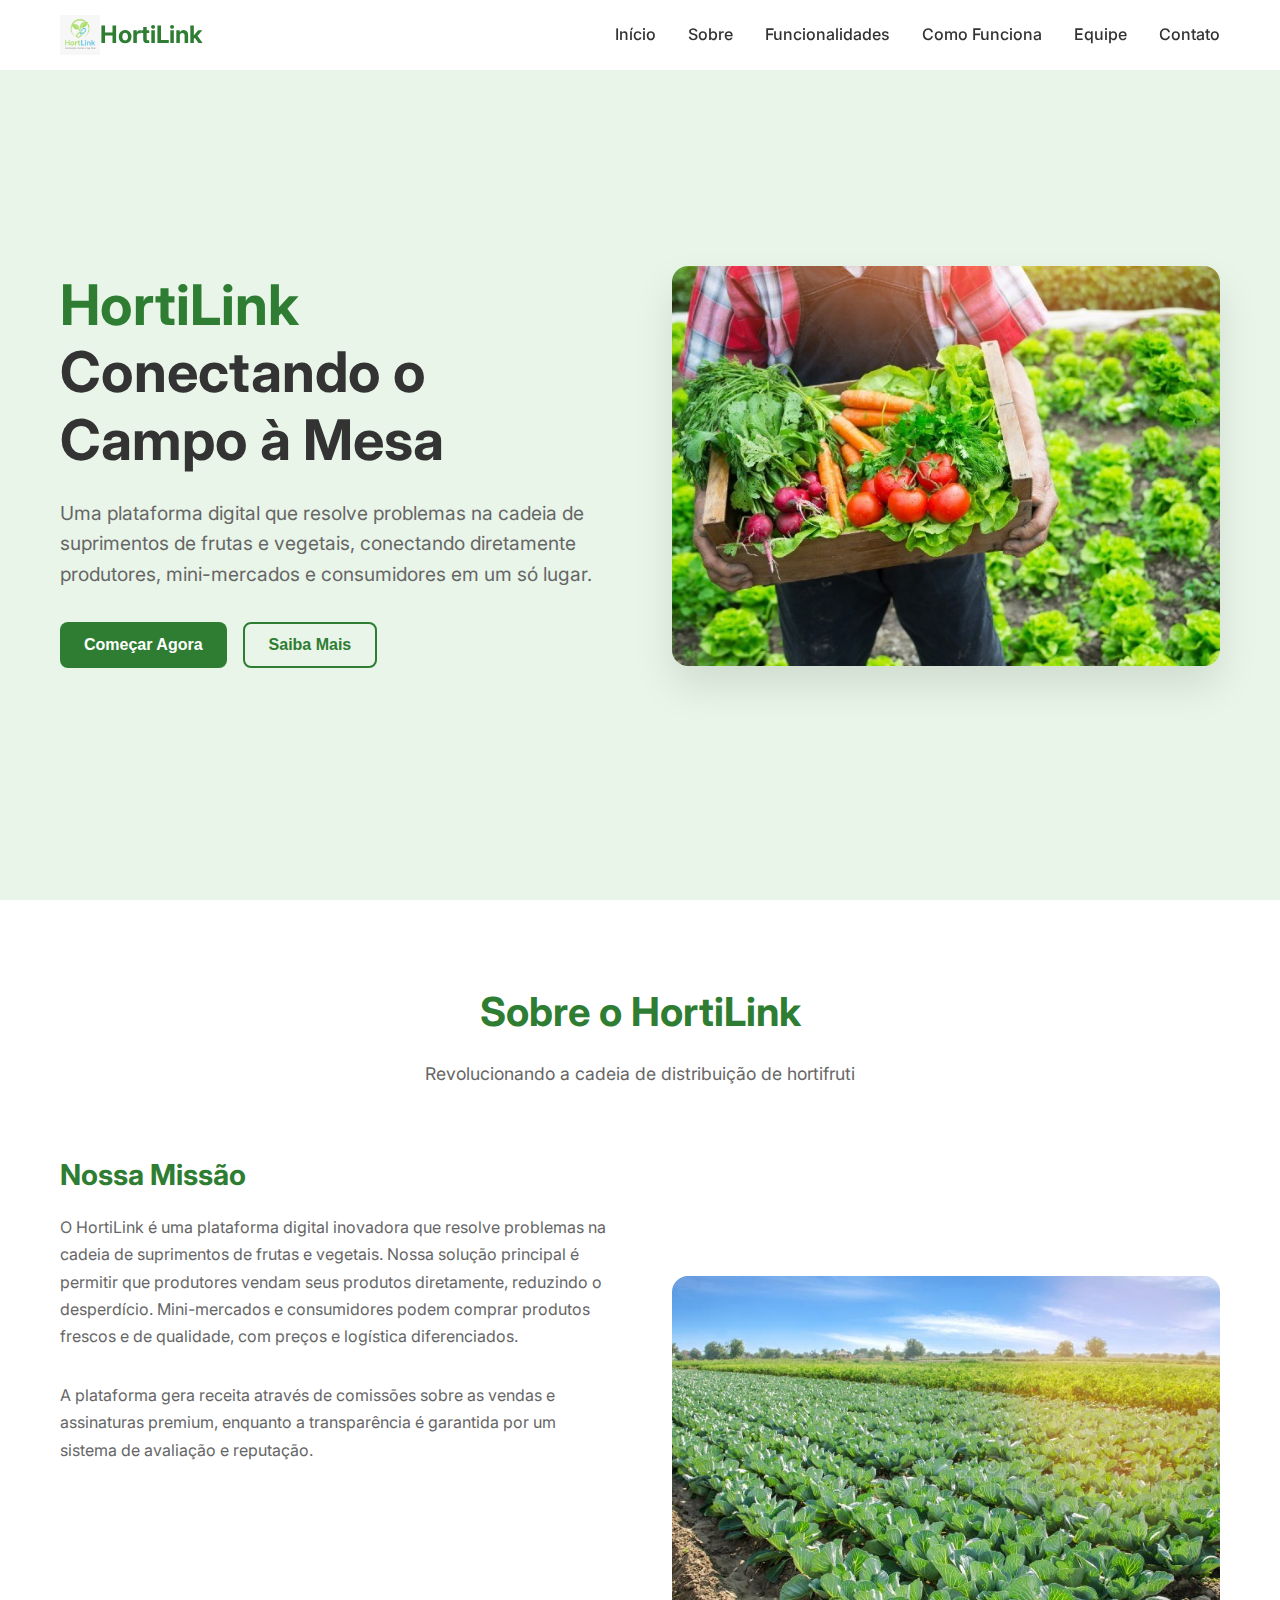
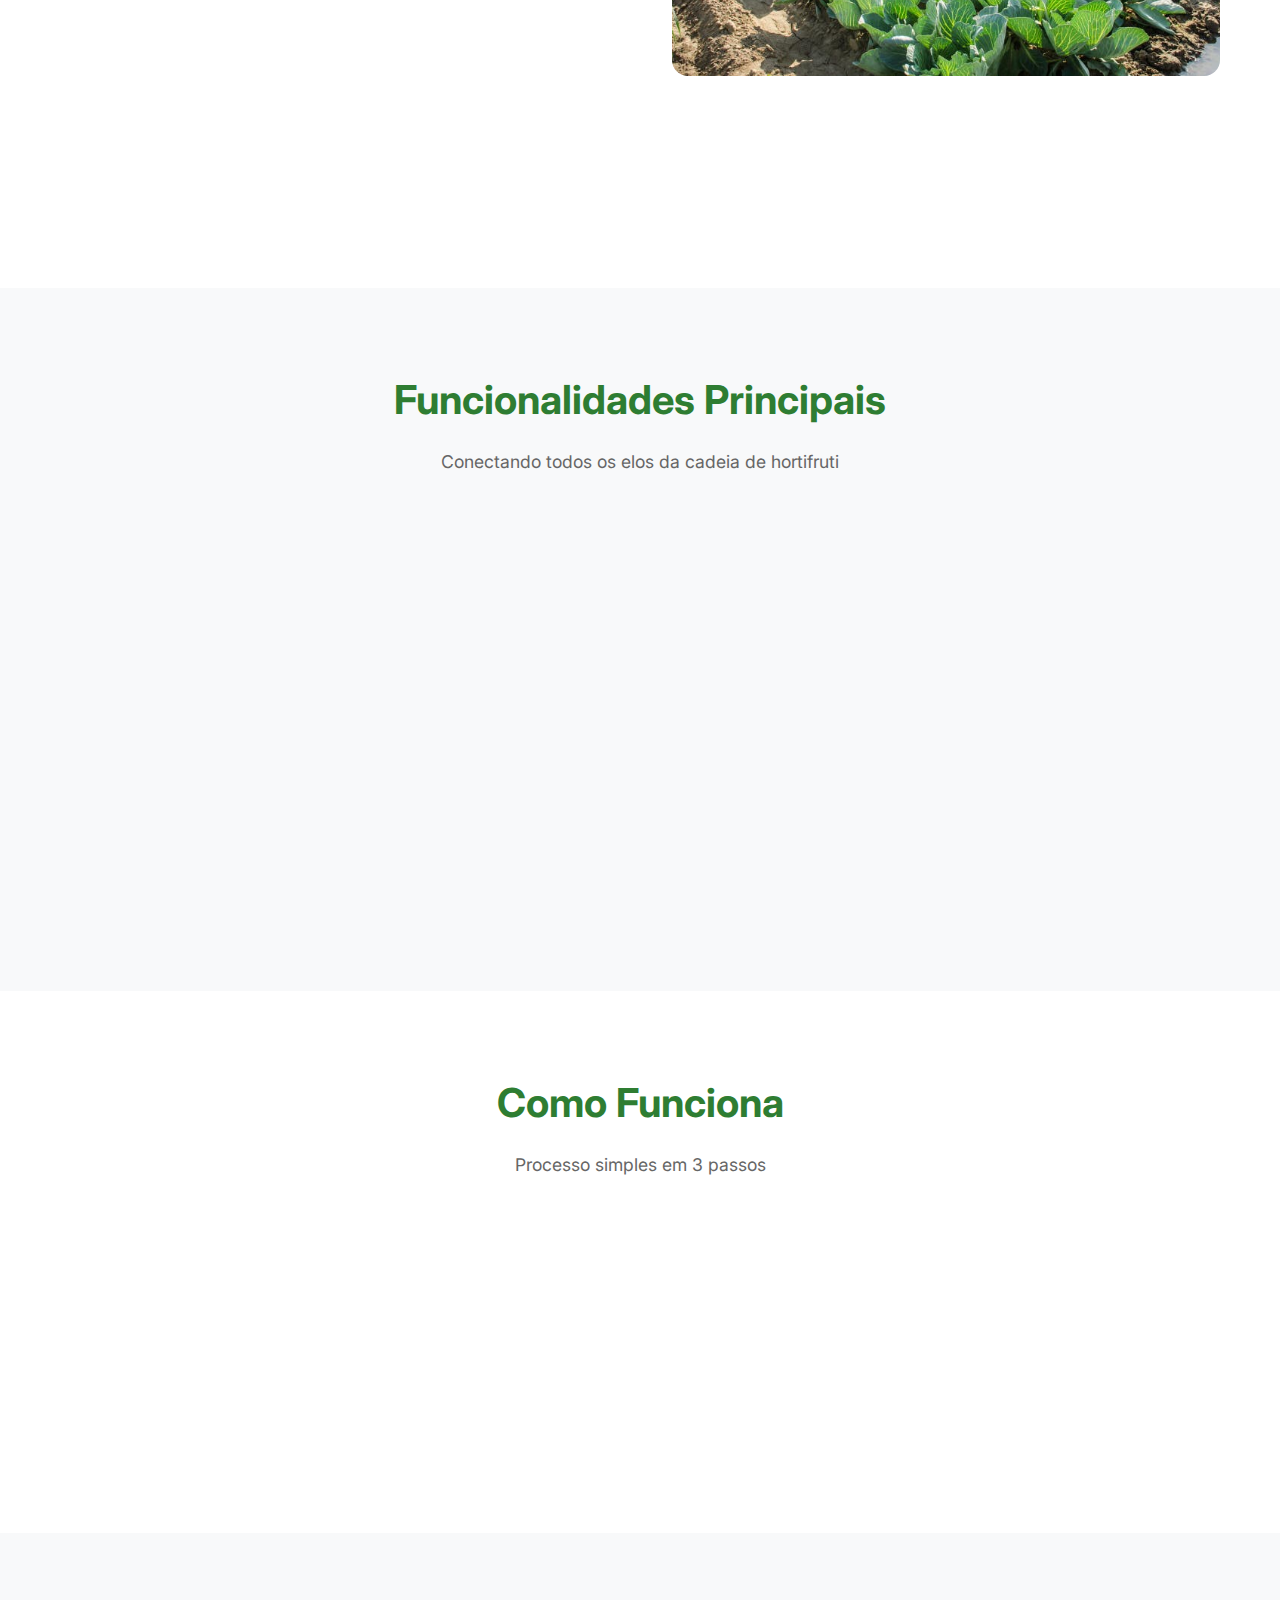
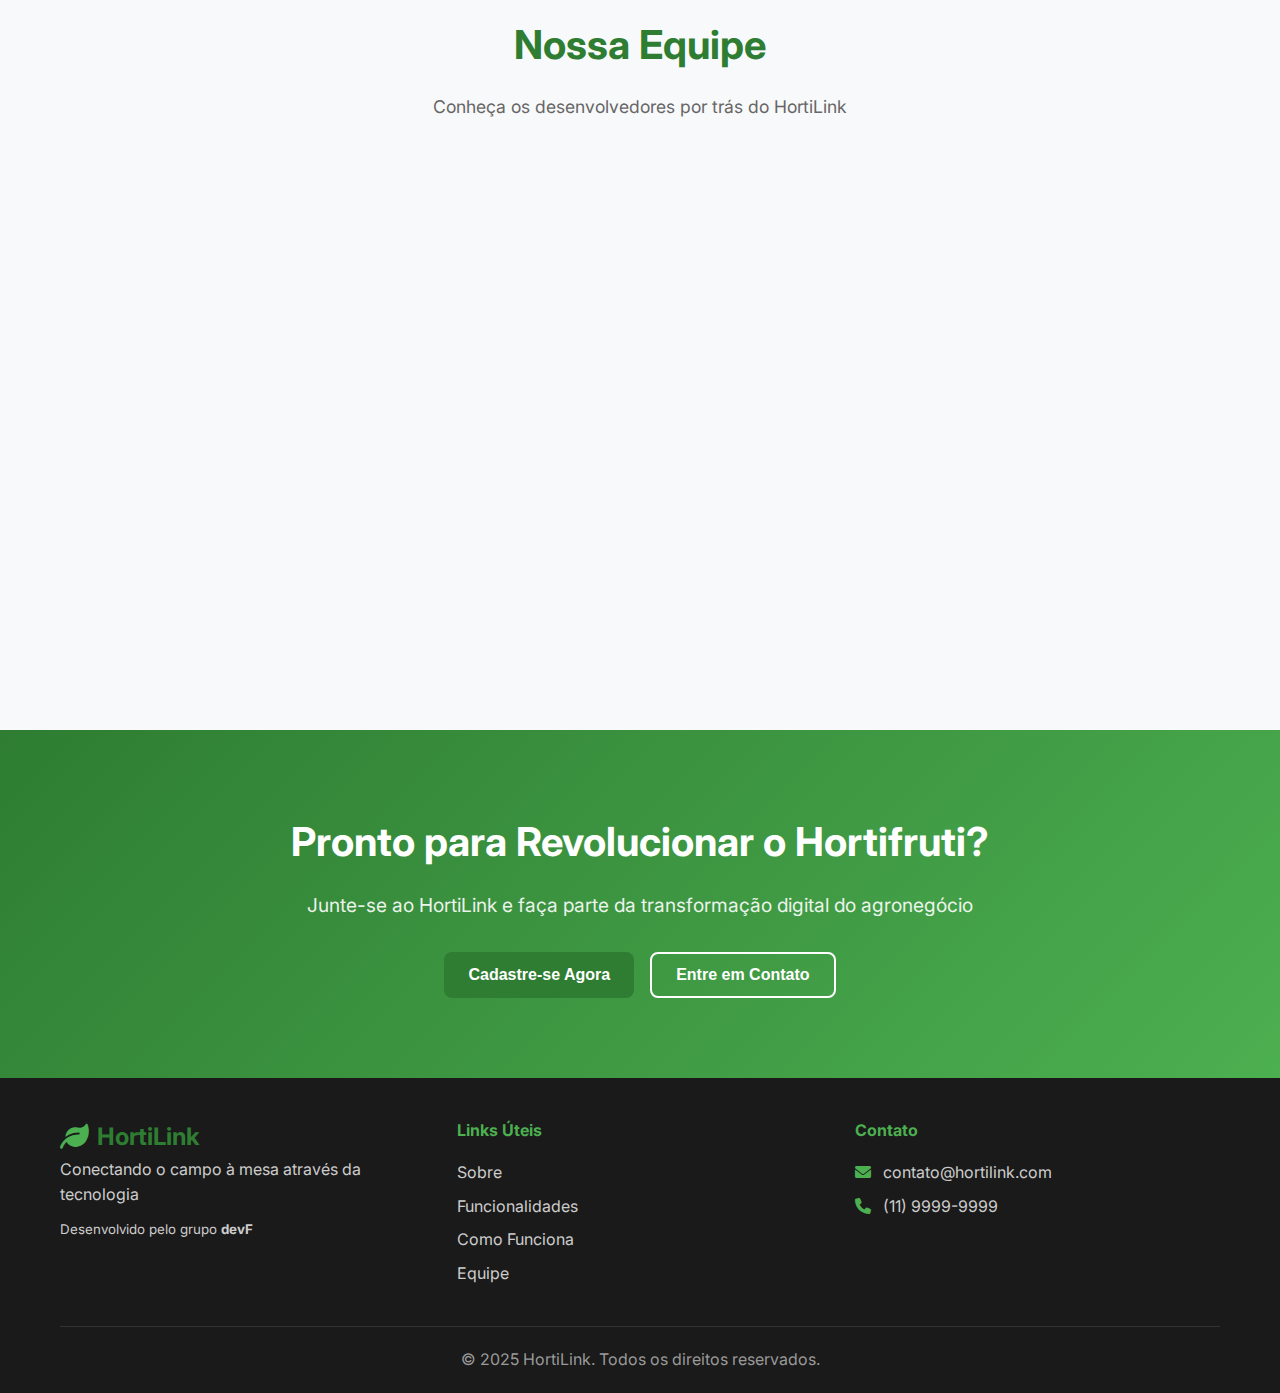
<file: index.html>
<!DOCTYPE html>
<html lang="pt-BR">
<head>
    <meta charset="UTF-8">
    <meta name="viewport" content="width=device-width, initial-scale=1.0">
    <title>HortiLink</title>
    <link rel="stylesheet" href="styles.css">
    <link href="https://fonts.googleapis.com/css2?family=Inter:wght@300;400;500;600;700&display=swap" rel="stylesheet">
    <link rel="stylesheet" href="https://cdnjs.cloudflare.com/ajax/libs/font-awesome/6.0.0/css/all.min.css">
</head>
<body>
    <!-- Header -->
    <header class="header">
        <nav class="nav">
            <div class="nav-container">
                <div class="logo">
                    <img src="images/logo.png" alt="HortiLink Logo">
                    <span>HortiLink</span>
                </div>


                <ul class="nav-menu">
                    <li><a href="#inicio">Início</a></li>
                    <li><a href="#sobre">Sobre</a></li>
                    <li><a href="#funcionalidades">Funcionalidades</a></li>
                    <li><a href="#como-funciona">Como Funciona</a></li>
                    <li><a href="#equipe">Equipe</a></li>
                    <li><a href="#contato">Contato</a></li>
                </ul>
                <button class="nav-toggle">
                    <span></span>
                    <span></span>
                    <span></span>
                </button>
            </div>
        </nav>
    </header>

    <!-- Hero Section -->
    <section id="inicio" class="hero">
        <div class="hero-container">
            <div class="hero-content">
                <h1 class="hero-title">
                    <span class="highlight">HortiLink</span><br>
                    Conectando o Campo à Mesa
                </h1>
                <p class="hero-subtitle">
                    Uma plataforma digital que resolve problemas na cadeia de suprimentos de frutas e vegetais, 
                    conectando diretamente produtores, mini-mercados e consumidores em um só lugar.
                </p>
                <div class="hero-buttons">
                    <button class="btn btn-primary">Começar Agora</button>
                    <button class="btn btn-secondary">Saiba Mais</button>
                </div>
            </div>
            <div class="hero-image">
                <img src="images/hortifruti_colheita.jpg" alt="Hortifruti fresco sendo colhido">
            </div>
        </div>
    </section>

    <!-- Sobre Section -->
    <section id="sobre" class="about">
        <div class="container">
            <div class="section-header">
                <h2>Sobre o HortiLink</h2>
                <p>Revolucionando a cadeia de distribuição de hortifruti</p>
            </div>
            <div class="about-grid">
                <div class="about-content">
                    <h3>Nossa Missão</h3>
                    <p>
                        O HortiLink é uma plataforma digital inovadora que resolve problemas na cadeia de 
                        suprimentos de frutas e vegetais. Nossa solução principal é permitir que produtores 
                        vendam seus produtos diretamente, reduzindo o desperdício. Mini-mercados e consumidores 
                        podem comprar produtos frescos e de qualidade, com preços e logística diferenciados.
                    </p>
                    <p>
                        A plataforma gera receita através de comissões sobre as vendas e assinaturas premium, 
                        enquanto a transparência é garantida por um sistema de avaliação e reputação.
                    </p>
                    <div class="benefits">
                        <div class="benefit-item">
                            <i class="fas fa-seedling"></i>
                            <div>
                                <h4>Para Produtores</h4>
                                <p>Redução de desperdício, venda direta e melhores preços pelos produtos</p>
                            </div>
                        </div>
                        <div class="benefit-item">
                            <i class="fas fa-store"></i>
                            <div>
                                <h4>Para Mini Mercados</h4>
                                <p>Produtos frescos e de qualidade com preços e logística diferenciados</p>
                            </div>
                        </div>
                        <div class="benefit-item">
                            <i class="fas fa-users"></i>
                            <div>
                                <h4>Para Consumidores</h4>
                                <p>Acesso direto a produtos frescos com transparência e sistema de avaliação</p>
                            </div>
                        </div>
                    </div>
                </div>
                <div class="about-image">
                    <img src="images/plantacao_campo.jpg" alt="Campo de vegetais">
                </div>
            </div>
        </div>
    </section>

    <!-- Funcionalidades Section -->
    <section id="funcionalidades" class="features">
        <div class="container">
            <div class="section-header">
                <h2>Funcionalidades Principais</h2>
                <p>Conectando todos os elos da cadeia de hortifruti</p>
            </div>
            <div class="features-grid">
                <div class="feature-card">
                    <div class="feature-icon">
                        <i class="fas fa-handshake"></i>
                    </div>
                    <h3>Conexão Produtor-Mercado</h3>
                    <p>
                        Plataforma que conecta diretamente produtores rurais com mini mercados, 
                        facilitando negociações e garantindo fornecimento regular de produtos frescos.
                    </p>
                </div>
                <div class="feature-card">
                    <div class="feature-icon">
                        <i class="fas fa-network-wired"></i>
                    </div>
                    <h3>Rede de Produtores</h3>
                    <p>
                        Sistema que permite colaboração entre produtores, compartilhamento de recursos 
                        e conhecimentos para otimizar a produção e distribuição.
                    </p>
                </div>
                <div class="feature-card">
                    <div class="feature-icon">
                        <i class="fas fa-shopping-cart"></i>
                    </div>
                    <h3>Venda Direta ao Consumidor</h3>
                    <p>
                        Marketplace que permite aos produtores vender diretamente aos consumidores finais, 
                        reduzindo desperdício e garantindo produtos frescos com sistema de avaliação e reputação.
                    </p>
                </div>
            </div>
        </div>
    </section>

    <!-- Como Funciona Section -->
    <section id="como-funciona" class="how-it-works">
        <div class="container">
            <div class="section-header">
                <h2>Como Funciona</h2>
                <p>Processo simples em 3 passos</p>
            </div>
            <div class="steps">
                <div class="step">
                    <div class="step-number">1</div>
                    <div class="step-content">
                        <h3>Cadastro</h3>
                        <p>Produtores, mercados e consumidores se cadastram na plataforma informando suas necessidades e ofertas.</p>
                    </div>
                </div>
                <div class="step">
                    <div class="step-number">2</div>
                    <div class="step-content">
                        <h3>Conexão</h3>
                        <p>Nossa plataforma conecta automaticamente as partes interessadas com base em localização e produtos.</p>
                    </div>
                </div>
                <div class="step">
                    <div class="step-number">3</div>
                    <div class="step-content">
                        <h3>Negociação</h3>
                        <p>Através da plataforma, as partes negociam preços, quantidades e prazos de entrega diretamente.</p>
                    </div>
                </div>
            </div>
        </div>
    </section>

    <!-- Equipe Section -->
    <section id="equipe" class="team">
        <div class="container">
            <div class="section-header">
                <h2>Nossa Equipe</h2>
                <p>Conheça os desenvolvedores por trás do HortiLink</p>
            </div>
            <div class="team-grid">
                <div class="team-member">
                    <div class="member-photo">
                        <img src="images/EdsonSanchez.jpeg" alt="Edson Veiga">
                    </div>
                    <div class="member-info">
                        <h3>Edson Veiga</h3>
                        <p class="member-role">Analista de Sistemas</p>
                        <p class="member-description">
                            Responsável pela análise de requisitos e modelagem do sistema. 
                            Especialista em processos de negócio e otimização de fluxos.
                        </p>
                        <div class="member-social">
                            <a href="https://www.linkedin.com/in/edson-sanchez/"><i class="fab fa-linkedin"></i></a>
                            <a href="https://github.com/edsss2"><i class="fab fa-github"></i></a>
                        </div>
                    </div>
                </div>
                <div class="team-member">
                    <div class="member-photo">
                        <img src="images/JoãoHenrique.jpeg" alt="João Henrique">
                    </div>
                    <div class="member-info">
                        <h3>João Henrique</h3>
                        <p class="member-role">Desenvolvedor Full Stack</p>
                        <p class="member-description">
                            Responsável pela arquitetura do sistema e desenvolvimento do front-end. 
                            Especialista em tecnologias web modernas e integração de sistemas.
                        </p>
                        <div class="member-social">
                            <a href="https://www.linkedin.com/in/jo%C3%A3o-henrique-178290106/"><i class="fab fa-linkedin"></i></a>
                            <a href="https://github.com/jaohss"><i class="fab fa-github"></i></a>
                        </div>
                    </div>
                </div>
                <div class="team-member">
                    <div class="member-photo">
                        <img src="images/GuilhermeAguiar.jpeg" alt="Guilherme Aguiar">
                    </div>
                    <div class="member-info">
                        <h3>Guilherme Aguiar</h3>
                        <p class="member-role">Designer UX/UI</p>
                        <p class="member-description">
                            Responsável pela experiência do usuário e interface da plataforma. 
                            Focado em criar soluções intuitivas e acessíveis para todos os usuários.
                        </p>
                        <div class="member-social">
                            <a href="https://www.linkedin.com/in/guiac67/"><i class="fab fa-linkedin"></i></a>
                            <a href="#"><i class="fab fa-github"></i></a>
                        </div>
                    </div>
                </div>
                
        </div>
    </section>

    <!-- CTA Section -->
    <section id="contato" class="cta">
        <div class="container">
            <div class="cta-content">
                <h2>Pronto para Revolucionar o Hortifruti?</h2>
                <p>Junte-se ao HortiLink e faça parte da transformação digital do agronegócio</p>
                <div class="cta-buttons">
                    <button class="btn btn-primary">Cadastre-se Agora</button>
                    <button class="btn btn-outline">Entre em Contato</button>
                </div>
            </div>
        </div>
    </section>

    <!-- Footer -->
    <footer class="footer">
        <div class="container">
            <div class="footer-content">
                <div class="footer-section">
                    <div class="logo">
                        <i class="fas fa-leaf"></i>
                        <span>HortiLink</span>
                    </div>
                    <p>Conectando o campo à mesa através da tecnologia</p>
                    <p><small>Desenvolvido pelo grupo <strong>devF</strong></small></p>
                </div>
                <div class="footer-section">
                    <h4>Links Úteis</h4>
                    <ul>
                        <li><a href="#sobre">Sobre</a></li>
                        <li><a href="#funcionalidades">Funcionalidades</a></li>
                        <li><a href="#como-funciona">Como Funciona</a></li>
                        <li><a href="#equipe">Equipe</a></li>
                    </ul>
                </div>
                <div class="footer-section">
                    <h4>Contato</h4>
                    <p><i class="fas fa-envelope"></i> contato@hortilink.com</p>
                    <p><i class="fas fa-phone"></i> (11) 9999-9999</p>
                </div>
            </div>
            <div class="footer-bottom">
                <p>&copy; 2025 HortiLink. Todos os direitos reservados.</p>
            </div>
        </div>
    </footer>

    <script src="script.js"></script>
</body>
</html>
</file>
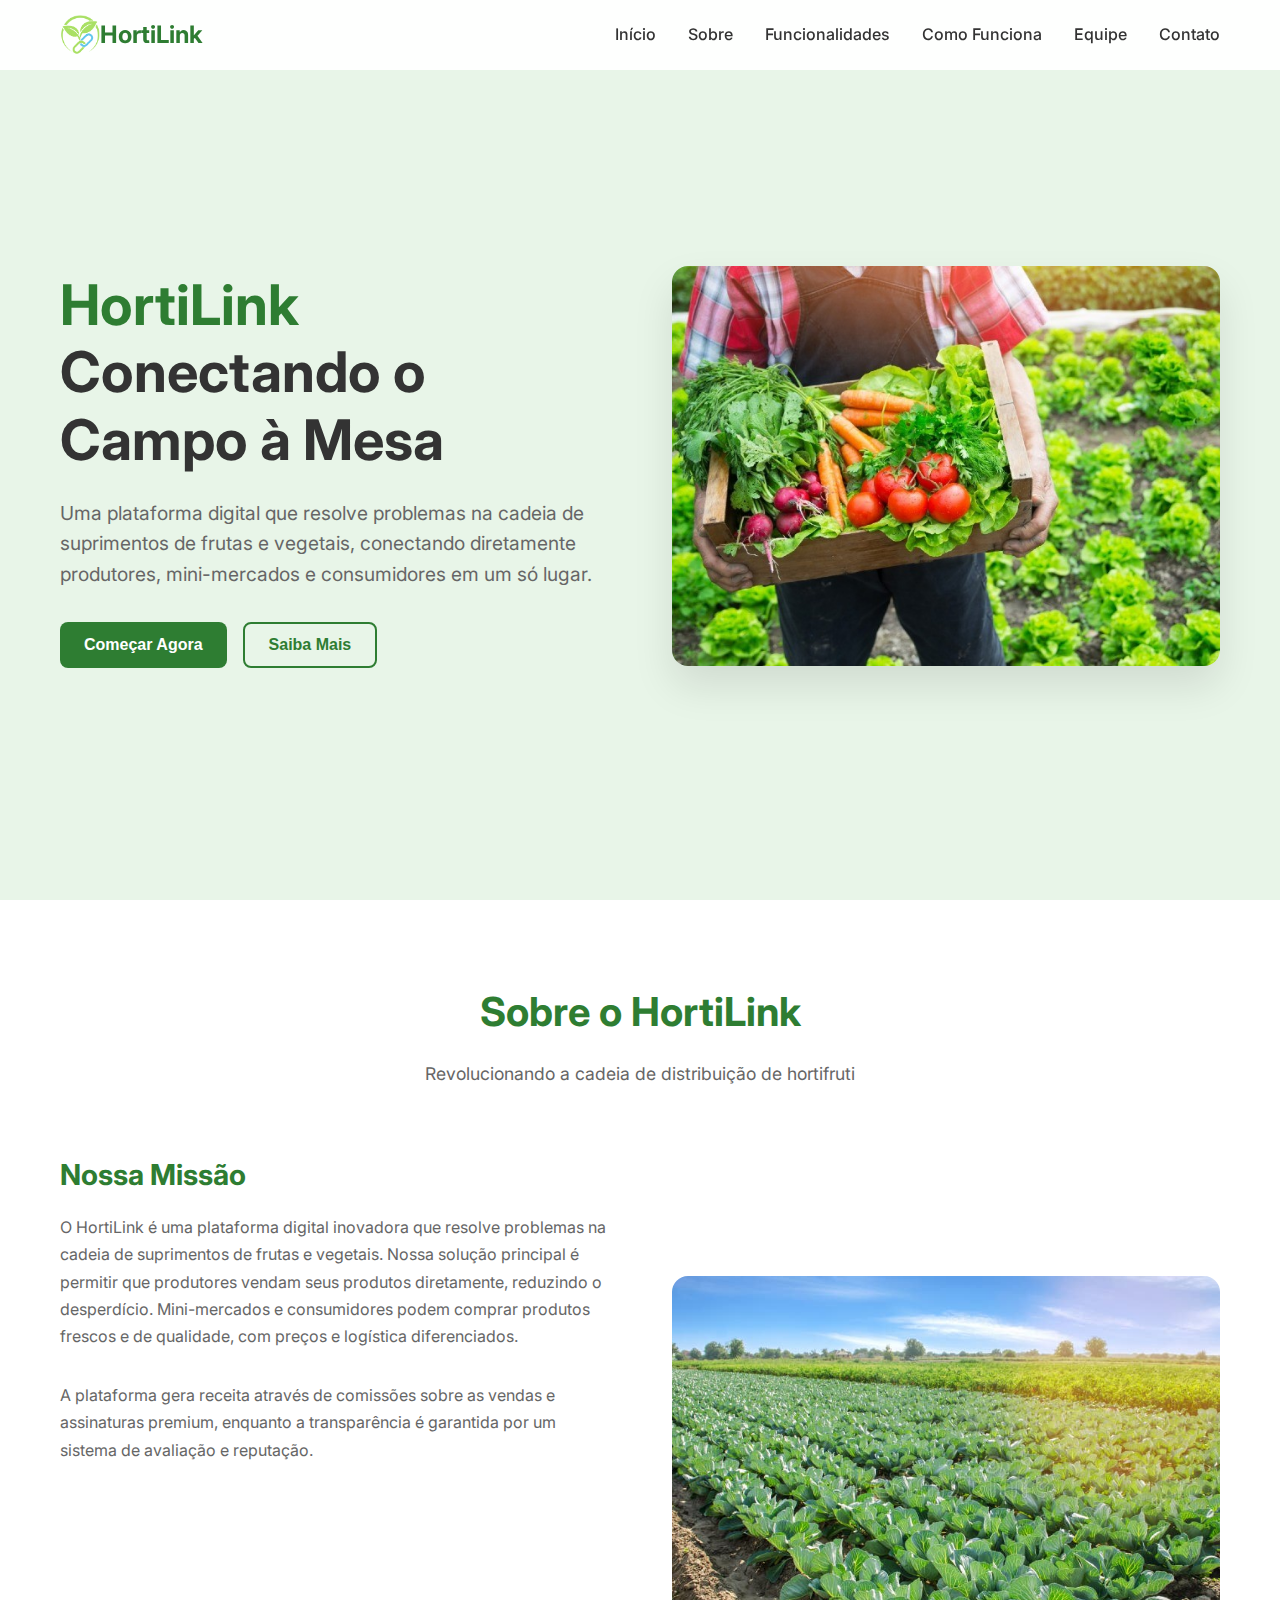
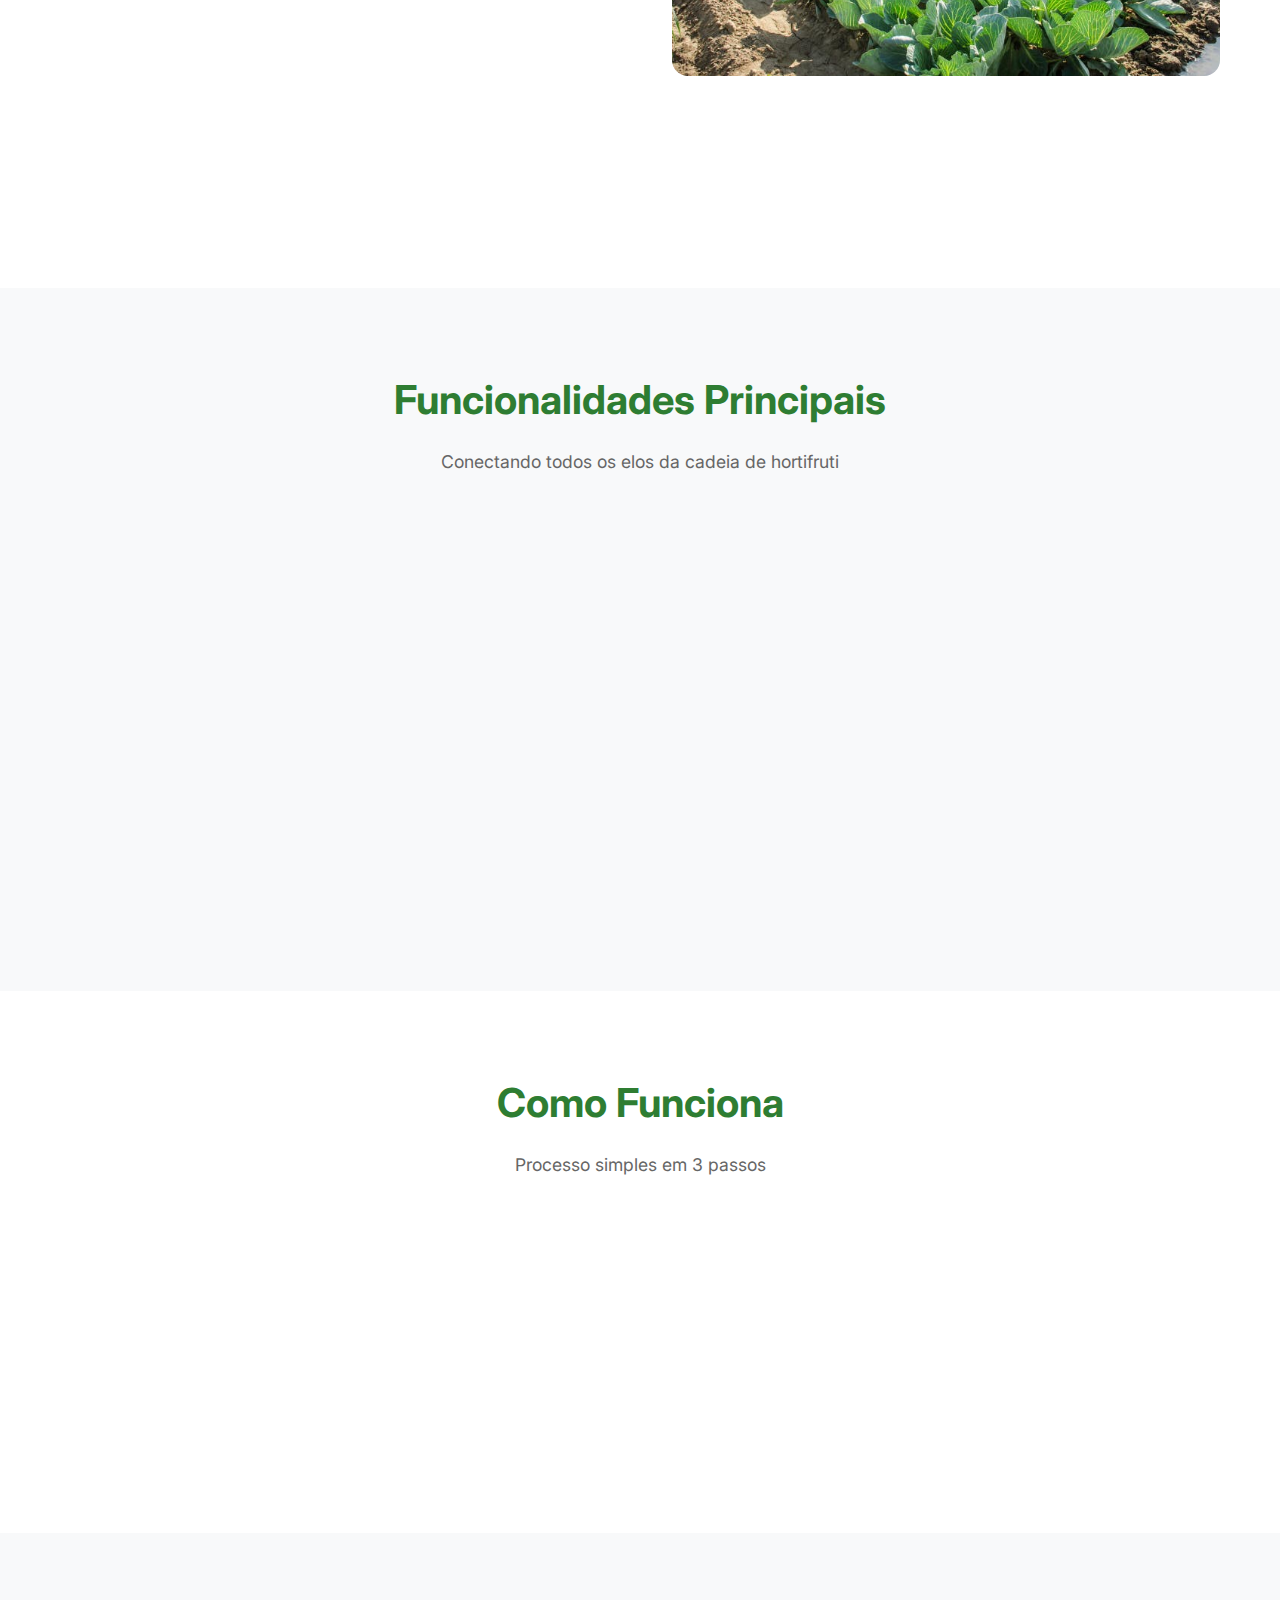
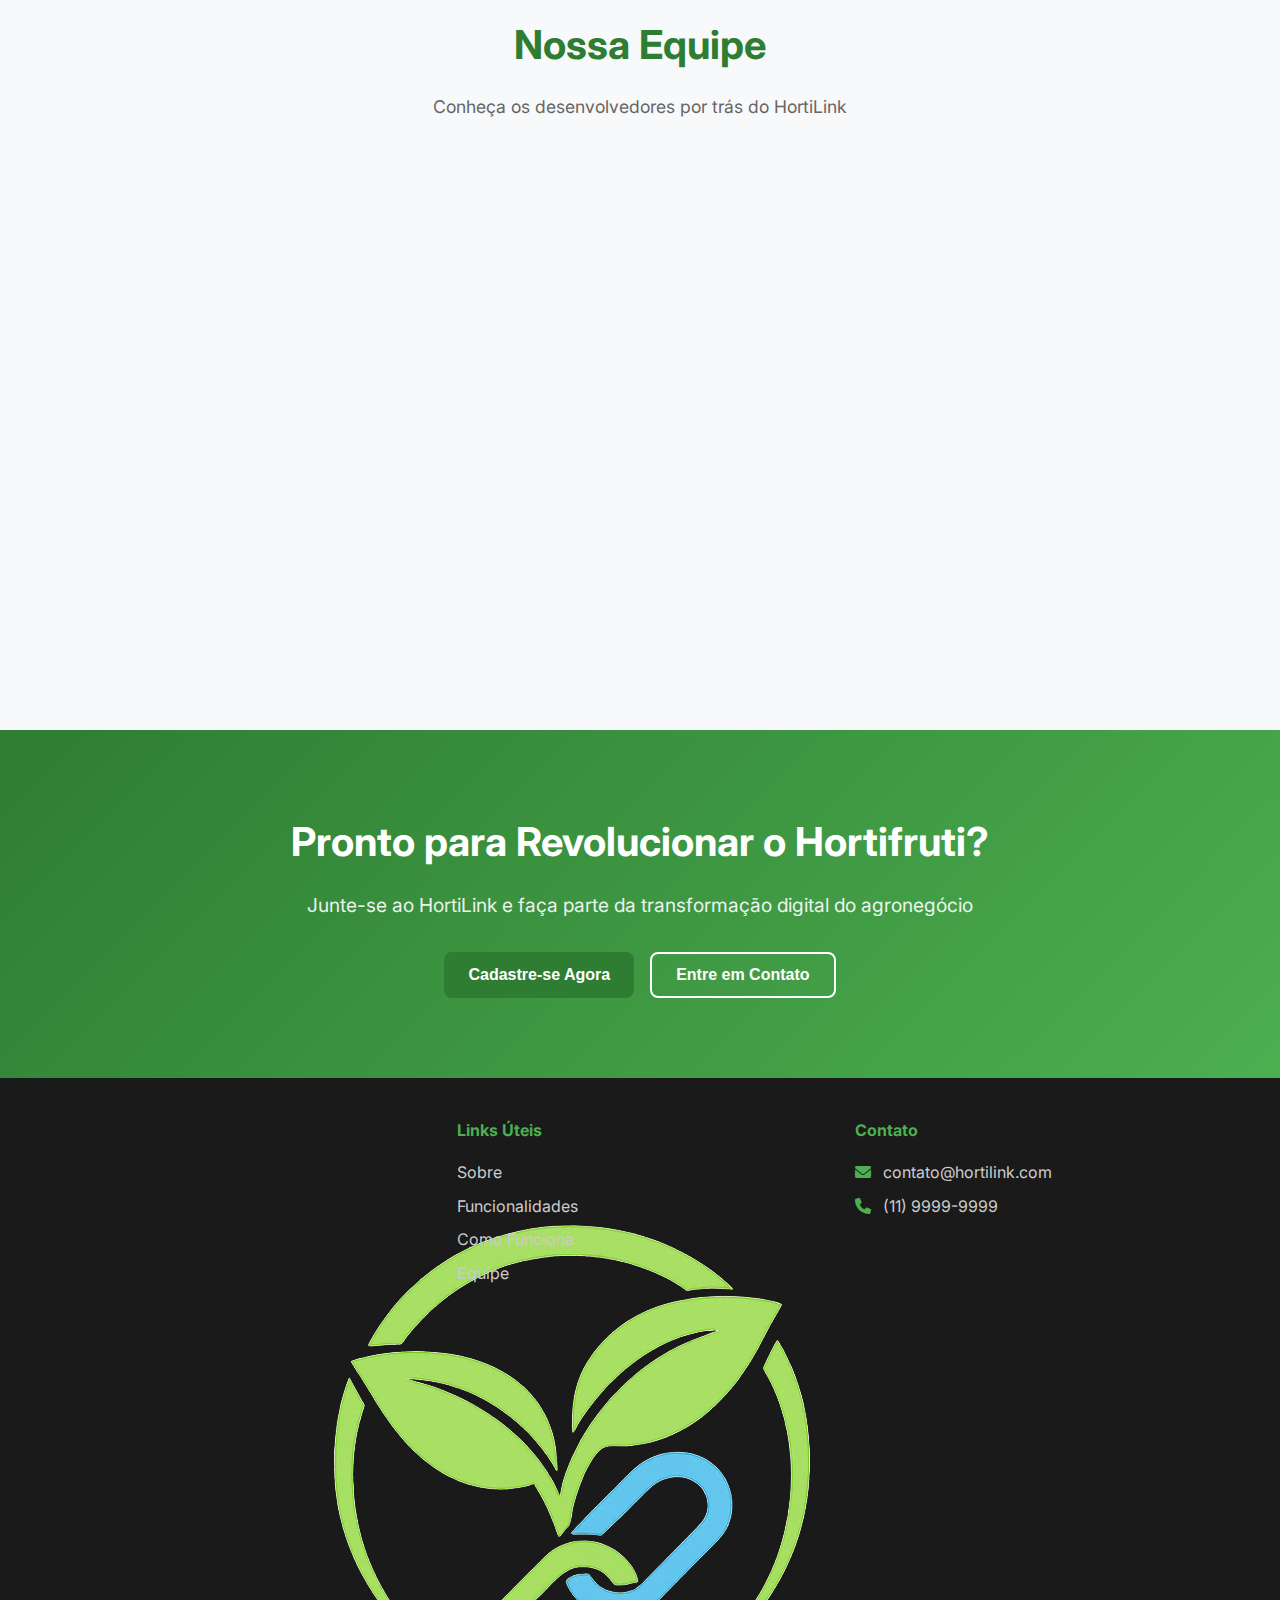
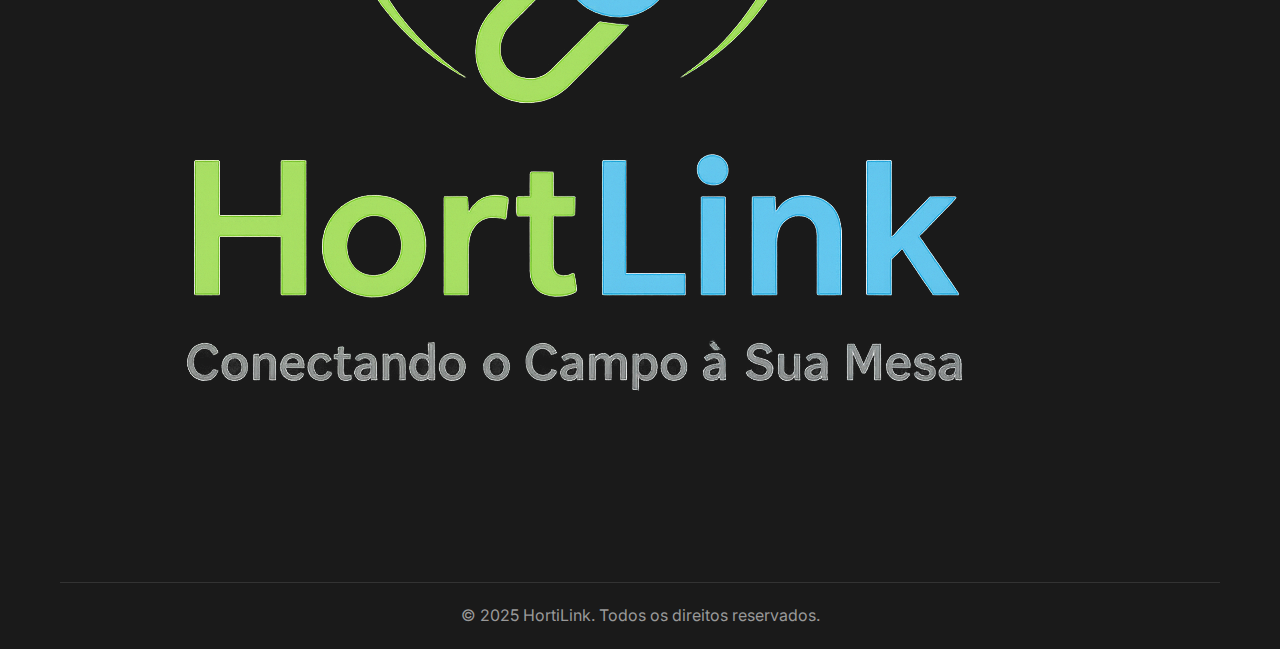
<file: docs/index.html>
<!DOCTYPE html>
<html lang="pt-BR">
<head>
    <meta charset="UTF-8">
    <meta name="viewport" content="width=device-width, initial-scale=1.0">
    <title>HortiLink</title>
    <link rel="stylesheet" href="styles.css">
    <link href="https://fonts.googleapis.com/css2?family=Inter:wght@300;400;500;600;700&display=swap" rel="stylesheet">
    <link rel="stylesheet" href="https://cdnjs.cloudflare.com/ajax/libs/font-awesome/6.0.0/css/all.min.css">
</head>
<body>
    <!-- Header -->
    <header class="header">
        <nav class="nav">
            <div class="nav-container">
                <div class="logo">
                    <img src="images/logo.png" alt="HortiLink Logo">
                    <span>HortiLink</span>
                </div>


                <ul class="nav-menu">
                    <li><a href="#inicio">Início</a></li>
                    <li><a href="#sobre">Sobre</a></li>
                    <li><a href="#funcionalidades">Funcionalidades</a></li>
                    <li><a href="#como-funciona">Como Funciona</a></li>
                    <li><a href="#equipe">Equipe</a></li>
                    <li><a href="#contato">Contato</a></li>
                </ul>
                <button class="nav-toggle">
                    <span></span>
                    <span></span>
                    <span></span>
                </button>
            </div>
        </nav>
    </header>

    <!-- Hero Section -->
    <section id="inicio" class="hero">
        <div class="hero-container">
            <div class="hero-content">
                <h1 class="hero-title">
                    <span class="highlight">HortiLink</span><br>
                    Conectando o Campo à Mesa
                </h1>
                <p class="hero-subtitle">
                    Uma plataforma digital que resolve problemas na cadeia de suprimentos de frutas e vegetais, 
                    conectando diretamente produtores, mini-mercados e consumidores em um só lugar.
                </p>
                <div class="hero-buttons">
                    <button class="btn btn-primary">Começar Agora</button>
                    <button class="btn btn-secondary">Saiba Mais</button>
                </div>
            </div>
            <div class="hero-image">
                <img src="images/hortifruti_colheita.jpg" alt="Hortifruti fresco sendo colhido">
            </div>
        </div>
    </section>

    <!-- Sobre Section -->
    <section id="sobre" class="about">
        <div class="container">
            <div class="section-header">
                <h2>Sobre o HortiLink</h2>
                <p>Revolucionando a cadeia de distribuição de hortifruti</p>
            </div>
            <div class="about-grid">
                <div class="about-content">
                    <h3>Nossa Missão</h3>
                    <p>
                        O HortiLink é uma plataforma digital inovadora que resolve problemas na cadeia de 
                        suprimentos de frutas e vegetais. Nossa solução principal é permitir que produtores 
                        vendam seus produtos diretamente, reduzindo o desperdício. Mini-mercados e consumidores 
                        podem comprar produtos frescos e de qualidade, com preços e logística diferenciados.
                    </p>
                    <p>
                        A plataforma gera receita através de comissões sobre as vendas e assinaturas premium, 
                        enquanto a transparência é garantida por um sistema de avaliação e reputação.
                    </p>
                    <div class="benefits">
                        <div class="benefit-item">
                            <i class="fas fa-seedling"></i>
                            <div>
                                <h4>Para Produtores</h4>
                                <p>Redução de desperdício, venda direta e melhores preços pelos produtos</p>
                            </div>
                        </div>
                        <div class="benefit-item">
                            <i class="fas fa-store"></i>
                            <div>
                                <h4>Para Mini Mercados</h4>
                                <p>Produtos frescos e de qualidade com preços e logística diferenciados</p>
                            </div>
                        </div>
                        <div class="benefit-item">
                            <i class="fas fa-users"></i>
                            <div>
                                <h4>Para Consumidores</h4>
                                <p>Acesso direto a produtos frescos com transparência e sistema de avaliação</p>
                            </div>
                        </div>
                    </div>
                </div>
                <div class="about-image">
                    <img src="images/plantacao_campo.jpg" alt="Campo de vegetais">
                </div>
            </div>
        </div>
    </section>

    <!-- Funcionalidades Section -->
    <section id="funcionalidades" class="features">
        <div class="container">
            <div class="section-header">
                <h2>Funcionalidades Principais</h2>
                <p>Conectando todos os elos da cadeia de hortifruti</p>
            </div>
            <div class="features-grid">
                <div class="feature-card">
                    <div class="feature-icon">
                        <i class="fas fa-handshake"></i>
                    </div>
                    <h3>Conexão Produtor-Mercado</h3>
                    <p>
                        Plataforma que conecta diretamente produtores rurais com mini mercados, 
                        facilitando negociações e garantindo fornecimento regular de produtos frescos.
                    </p>
                </div>
                <div class="feature-card">
                    <div class="feature-icon">
                        <i class="fas fa-network-wired"></i>
                    </div>
                    <h3>Rede de Produtores</h3>
                    <p>
                        Sistema que permite colaboração entre produtores, compartilhamento de recursos 
                        e conhecimentos para otimizar a produção e distribuição.
                    </p>
                </div>
                <div class="feature-card">
                    <div class="feature-icon">
                        <i class="fas fa-shopping-cart"></i>
                    </div>
                    <h3>Venda Direta ao Consumidor</h3>
                    <p>
                        Marketplace que permite aos produtores vender diretamente aos consumidores finais, 
                        reduzindo desperdício e garantindo produtos frescos com sistema de avaliação e reputação.
                    </p>
                </div>
            </div>
        </div>
    </section>

    <!-- Como Funciona Section -->
    <section id="como-funciona" class="how-it-works">
        <div class="container">
            <div class="section-header">
                <h2>Como Funciona</h2>
                <p>Processo simples em 3 passos</p>
            </div>
            <div class="steps">
                <div class="step">
                    <div class="step-number">1</div>
                    <div class="step-content">
                        <h3>Cadastro</h3>
                        <p>Produtores, mercados e consumidores se cadastram na plataforma informando suas necessidades e ofertas.</p>
                    </div>
                </div>
                <div class="step">
                    <div class="step-number">2</div>
                    <div class="step-content">
                        <h3>Conexão</h3>
                        <p>Nossa plataforma conecta automaticamente as partes interessadas com base em localização e produtos.</p>
                    </div>
                </div>
                <div class="step">
                    <div class="step-number">3</div>
                    <div class="step-content">
                        <h3>Negociação</h3>
                        <p>Através da plataforma, as partes negociam preços, quantidades e prazos de entrega diretamente.</p>
                    </div>
                </div>
            </div>
        </div>
    </section>

    <!-- Equipe Section -->
    <section id="equipe" class="team">
        <div class="container">
            <div class="section-header">
                <h2>Nossa Equipe</h2>
                <p>Conheça os desenvolvedores por trás do HortiLink</p>
            </div>
            <div class="team-grid">
                <div class="team-member">
                    <div class="member-photo">
                        <img src="images/EdsonSanchez.jpeg" alt="Edson Veiga">
                    </div>
                    <div class="member-info">
                        <h3>Edson Veiga</h3>
                        <p class="member-role">Analista de Sistemas</p>
                        <p class="member-description">
                            Responsável pela análise de requisitos e modelagem do sistema. 
                            Especialista em processos de negócio e otimização de fluxos.
                        </p>
                        <div class="member-social">
                            <a href="https://www.linkedin.com/in/edson-sanchez/"><i class="fab fa-linkedin"></i></a>
                            <a href="https://github.com/edsss2"><i class="fab fa-github"></i></a>
                        </div>
                    </div>
                </div>
                <div class="team-member">
                    <div class="member-photo">
                        <img src="images/JoãoHenrique.jpeg" alt="João Henrique">
                    </div>
                    <div class="member-info">
                        <h3>João Henrique</h3>
                        <p class="member-role">Desenvolvedor Full Stack</p>
                        <p class="member-description">
                            Responsável pela arquitetura do sistema e desenvolvimento do front-end. 
                            Especialista em tecnologias web modernas e integração de sistemas.
                        </p>
                        <div class="member-social">
                            <a href="https://www.linkedin.com/in/jo%C3%A3o-henrique-178290106/"><i class="fab fa-linkedin"></i></a>
                            <a href="https://github.com/jaohss"><i class="fab fa-github"></i></a>
                        </div>
                    </div>
                </div>
                <div class="team-member">
                    <div class="member-photo">
                        <img src="images/GuilhermeAguiar.jpeg" alt="Guilherme Aguiar">
                    </div>
                    <div class="member-info">
                        <h3>Guilherme Aguiar</h3>
                        <p class="member-role">Designer UX/UI</p>
                        <p class="member-description">
                            Responsável pela experiência do usuário e interface da plataforma. 
                            Focado em criar soluções intuitivas e acessíveis para todos os usuários.
                        </p>
                        <div class="member-social">
                            <a href="https://www.linkedin.com/in/guiac67/"><i class="fab fa-linkedin"></i></a>
                            <a href="#"><i class="fab fa-github"></i></a>
                        </div>
                    </div>
                </div>
                
        </div>
    </section>

    <!-- CTA Section -->
    <section id="contato" class="cta">
        <div class="container">
            <div class="cta-content">
                <h2>Pronto para Revolucionar o Hortifruti?</h2>
                <p>Junte-se ao HortiLink e faça parte da transformação digital do agronegócio</p>
                <div class="cta-buttons">
                    <button class="btn btn-primary">Cadastre-se Agora</button>
                    <button class="btn btn-outline">Entre em Contato</button>
                </div>
            </div>
        </div>
    </section>

    <!-- Footer -->
    <footer class="footer">
        <div class="container">
            <div class="footer-content">
                <div class="footer-section">
                    <img src="images/logo_hortlink.png" id="logo_hortlink" alt="HortiLink Logo">
                </div>
                <div class="footer-section">
                    <h4>Links Úteis</h4>
                    <ul>
                        <li><a href="#sobre">Sobre</a></li>
                        <li><a href="#funcionalidades">Funcionalidades</a></li>
                        <li><a href="#como-funciona">Como Funciona</a></li>
                        <li><a href="#equipe">Equipe</a></li>
                    </ul>
                </div>
                <div class="footer-section">
                    <h4>Contato</h4>
                    <p><i class="fas fa-envelope"></i> contato@hortilink.com</p>
                    <p><i class="fas fa-phone"></i> (11) 9999-9999</p>
                </div>
            </div>
            <div class="footer-bottom">
                <p>&copy; 2025 HortiLink. Todos os direitos reservados.</p>
            </div>
        </div>
    </footer>

    <script src="script.js"></script>
</body>
</html>
</file>
<file: styles.css>
/* Reset e configurações básicas */
* {
    margin: 0;
    padding: 0;
    box-sizing: border-box;
}

html {
    scroll-behavior: smooth;
}

body {
    font-family: 'Inter', sans-serif;
    line-height: 1.6;
    color: #333;
    overflow-x: hidden;
    background-color: #e8f5e8;
}

.container {
    max-width: 1200px;
    margin: 0 auto;
    padding: 0 20px;
}

/* Header */
.header {
    position: fixed;
    top: 0;
    width: 100%;
    background: rgba(255, 255, 255, 0.95);
    backdrop-filter: blur(10px);
    z-index: 1000;
    transition: all 0.3s ease;
}

.nav-container {
    max-width: 1200px;
    margin: 0 auto;
    padding: 0 20px;
    display: flex;
    justify-content: space-between;
    align-items: center;
    height: 70px;
}

.logo {
    display: flex;
    align-items: center;
    font-size: 1.5rem;
    font-weight: 700;
    color: #2E7D32;
}

.logo i {
    margin-right: 8px;
    font-size: 1.8rem;
}

.logo img {
    height: 40px; /* ajuste conforme o layout */
    width: auto;
    vertical-align: middle;
}

.nav-menu {
    display: flex;
    list-style: none;
    gap: 2rem;
}

.nav-menu a {
    text-decoration: none;
    color: #333;
    font-weight: 500;
    transition: color 0.3s ease;
}

.nav-menu a:hover {
    color: #2E7D32;
}

.nav-toggle {
    display: none;
    flex-direction: column;
    background: none;
    border: none;
    cursor: pointer;
}

.nav-toggle span {
    width: 25px;
    height: 3px;
    background: #333;
    margin: 3px 0;
    transition: 0.3s;
}

/* Hero Section */
.hero {
    padding: 120px 0 80px;
    /*background: linear-gradient(135deg, #f8f9fa 0%, #e8f5e8 100%);*/
    min-height: 100vh;
    display: flex;
    align-items: center;
}

.hero-container {
    max-width: 1200px;
    margin: 0 auto;
    padding: 0 20px;
    display: grid;
    grid-template-columns: 1fr 1fr;
    gap: 4rem;
    align-items: center;
}

.hero-title {
    font-size: 3.5rem;
    font-weight: 700;
    line-height: 1.2;
    margin-bottom: 1.5rem;
}

.highlight {
    color: #2E7D32;
}

.hero-subtitle {
    font-size: 1.2rem;
    color: #666;
    margin-bottom: 2rem;
    line-height: 1.6;
}

.hero-buttons {
    display: flex;
    gap: 1rem;
}

.btn {
    padding: 12px 24px;
    border: none;
    border-radius: 8px;
    font-size: 1rem;
    font-weight: 600;
    cursor: pointer;
    transition: all 0.3s ease;
    text-decoration: none;
    display: inline-block;
}

.btn-primary {
    background: #2E7D32;
    color: white;
}

.btn-primary:hover {
    background: #1B5E20;
    transform: translateY(-2px);
}

.btn-secondary {
    background: transparent;
    color: #2E7D32;
    border: 2px solid #2E7D32;
}

.btn-secondary:hover {
    background: #2E7D32;
    color: white;
}

.hero-image {
    position: relative;
}

.hero-image img {
    width: 100%;
    height: 400px;
    object-fit: cover;
    border-radius: 16px;
    box-shadow: 0 20px 40px rgba(0, 0, 0, 0.1);
}

/* Section Headers */
.section-header {
    text-align: center;
    margin-bottom: 4rem;
}

.section-header h2 {
    font-size: 2.5rem;
    font-weight: 700;
    color: #2E7D32;
    margin-bottom: 1rem;
}

.section-header p {
    font-size: 1.1rem;
    color: #666;
}

/* About Section */
.about {
    padding: 80px 0;
    background: white;
}

.about-grid {
    display: grid;
    grid-template-columns: 1fr 1fr;
    gap: 4rem;
    align-items: center;
}

.about-content h3 {
    font-size: 1.8rem;
    color: #2E7D32;
    margin-bottom: 1rem;
}

.about-content p {
    color: #666;
    margin-bottom: 2rem;
    line-height: 1.7;
}

.benefits {
    display: flex;
    flex-direction: column;
    gap: 1.5rem;
}

.benefit-item {
    display: flex;
    align-items: flex-start;
    gap: 1rem;
}

.benefit-item i {
    font-size: 1.5rem;
    color: #4CAF50;
    margin-top: 4px;
}

.benefit-item h4 {
    color: #2E7D32;
    margin-bottom: 0.5rem;
}

.benefit-item p {
    color: #666;
    margin: 0;
}

.about-image img {
    width: 100%;
    height: 400px;
    object-fit: cover;
    border-radius: 16px;
}

/* Features Section */
.features {
    padding: 80px 0;
    background: #f8f9fa;
}

.features-grid {
    display: grid;
    grid-template-columns: repeat(auto-fit, minmax(300px, 1fr));
    gap: 2rem;
}

.feature-card {
    background: white;
    padding: 2rem;
    border-radius: 16px;
    text-align: center;
    box-shadow: 0 10px 30px rgba(0, 0, 0, 0.1);
    transition: transform 0.3s ease;
}

.feature-card:hover {
    transform: translateY(-5px);
}

.feature-icon {
    width: 80px;
    height: 80px;
    background: linear-gradient(135deg, #2E7D32, #4CAF50);
    border-radius: 50%;
    display: flex;
    align-items: center;
    justify-content: center;
    margin: 0 auto 1.5rem;
}

.feature-icon i {
    font-size: 2rem;
    color: white;
}

.feature-card h3 {
    font-size: 1.3rem;
    color: #2E7D32;
    margin-bottom: 1rem;
}

.feature-card p {
    color: #666;
    line-height: 1.6;
}

/* How it Works Section */
.how-it-works {
    padding: 80px 0;
    background: white;
}

.steps {
    display: grid;
    grid-template-columns: repeat(auto-fit, minmax(300px, 1fr));
    gap: 3rem;
}

.step {
    text-align: center;
    position: relative;
}

.step-number {
    width: 60px;
    height: 60px;
    background: linear-gradient(135deg, #2E7D32, #4CAF50);
    color: white;
    border-radius: 50%;
    display: flex;
    align-items: center;
    justify-content: center;
    font-size: 1.5rem;
    font-weight: 700;
    margin: 0 auto 1.5rem;
}

.step h3 {
    font-size: 1.3rem;
    color: #2E7D32;
    margin-bottom: 1rem;
}

.step p {
    color: #666;
    line-height: 1.6;
}

/* Team Section */
.team {
    padding: 80px 0;
    background: #f8f9fa;
}

.team-grid {
    display: grid;
    grid-template-columns: repeat(auto-fit, minmax(300px, 1fr));
    gap: 2rem;
}

.team-member {
    background: white;
    border-radius: 16px;
    padding: 2rem;
    text-align: center;
    box-shadow: 0 10px 30px rgba(0, 0, 0, 0.1);
    transition: transform 0.3s ease;
}

.team-member:hover {
    transform: translateY(-5px);
}

.member-photo {
    margin-bottom: 1.5rem;
}

.member-photo img {
    width: 120px;
    height: 120px;
    border-radius: 50%;
    object-fit: cover;
    border: 4px solid #2E7D32;
}

.member-info h3 {
    font-size: 1.3rem;
    color: #2E7D32;
    margin-bottom: 0.5rem;
}

.member-role {
    color: #4CAF50;
    font-weight: 600;
    margin-bottom: 1rem;
}

.member-description {
    color: #666;
    line-height: 1.6;
    margin-bottom: 1.5rem;
}

.member-social {
    display: flex;
    justify-content: center;
    gap: 1rem;
}

.member-social a {
    width: 40px;
    height: 40px;
    background: #2E7D32;
    color: white;
    border-radius: 50%;
    display: flex;
    align-items: center;
    justify-content: center;
    text-decoration: none;
    transition: background 0.3s ease;
}

.member-social a:hover {
    background: #1B5E20;
}

/* CTA Section */
.cta {
    padding: 80px 0;
    background: linear-gradient(135deg, #2E7D32, #4CAF50);
    color: white;
    text-align: center;
}

.cta-content h2 {
    font-size: 2.5rem;
    margin-bottom: 1rem;
}

.cta-content p {
    font-size: 1.2rem;
    margin-bottom: 2rem;
    opacity: 0.9;
}

.cta-buttons {
    display: flex;
    justify-content: center;
    gap: 1rem;
}

.btn-outline {
    background: transparent;
    color: white;
    border: 2px solid white;
}

.btn-outline:hover {
    background: white;
    color: #2E7D32;
}

/* Footer */
.footer {
    background: #1a1a1a;
    color: white;
    padding: 40px 0 20px;
}

.footer-content {
    display: grid;
    grid-template-columns: repeat(auto-fit, minmax(250px, 1fr));
    gap: 2rem;
    margin-bottom: 2rem;
}

.footer-section h4 {
    color: #4CAF50;
    margin-bottom: 1rem;
}

.footer-section ul {
    list-style: none;
}

.footer-section ul li {
    margin-bottom: 0.5rem;
}

.footer-section a {
    color: #ccc;
    text-decoration: none;
    transition: color 0.3s ease;
}

.footer-section a:hover {
    color: #4CAF50;
}

.footer-section p {
    color: #ccc;
    margin-bottom: 0.5rem;
}

.footer-section i {
    margin-right: 8px;
    color: #4CAF50;
}

.footer-bottom {
    text-align: center;
    padding-top: 20px;
    border-top: 1px solid #333;
    color: #999;
}

/* Responsive Design */
@media (max-width: 768px) {
    .nav-menu {
        position: fixed;
        left: -100%;
        top: 70px;
        flex-direction: column;
        background-color: white;
        width: 100%;
        text-align: center;
        transition: 0.3s;
        box-shadow: 0 10px 27px rgba(0, 0, 0, 0.05);
        padding: 2rem 0;
    }

    .nav-menu.active {
        left: 0;
    }

    .nav-toggle {
        display: flex;
    }

    .hero-container {
        grid-template-columns: 1fr;
        text-align: center;
    }

    .hero-title {
        font-size: 2.5rem;
    }

    .about-grid {
        grid-template-columns: 1fr;
    }

    .hero-buttons,
    .cta-buttons {
        flex-direction: column;
        align-items: center;
    }

    .section-header h2 {
        font-size: 2rem;
    }

    .steps {
        grid-template-columns: 1fr;
    }
}

@media (max-width: 480px) {
    .hero-title {
        font-size: 2rem;
    }

    .hero-subtitle {
        font-size: 1rem;
    }

    .container {
        padding: 0 15px;
    }

    .feature-card,
    .team-member {
        padding: 1.5rem;
    }
}
</file>
<file: docs/styles.css>
/* Reset e configurações básicas */
* {
    margin: 0;
    padding: 0;
    box-sizing: border-box;
}

html {
    scroll-behavior: smooth;
}

body {
    font-family: 'Inter', sans-serif;
    line-height: 1.6;
    color: #333;
    overflow-x: hidden;
    background-color: #e8f5e8;
}

.container {
    max-width: 1200px;
    margin: 0 auto;
    padding: 0 20px;
}

/* Header */
.header {
    position: fixed;
    top: 0;
    width: 100%;
    background: rgba(255, 255, 255, 0.95);
    backdrop-filter: blur(10px);
    z-index: 1000;
    transition: all 0.3s ease;
}

.nav-container {
    max-width: 1200px;
    margin: 0 auto;
    padding: 0 20px;
    display: flex;
    justify-content: space-between;
    align-items: center;
    height: 70px;
}

.logo {
    display: flex;
    align-items: center;
    font-size: 1.5rem;
    font-weight: 700;
    color: #2E7D32;
}

.logo i {
    margin-right: 8px;
    font-size: 1.8rem;
}

.logo img {
    height: 40px; /* ajuste conforme o layout */
    width: auto;
    vertical-align: middle;
}

.nav-menu {
    display: flex;
    list-style: none;
    gap: 2rem;
}

.nav-menu a {
    text-decoration: none;
    color: #333;
    font-weight: 500;
    transition: color 0.3s ease;
}

.nav-menu a:hover {
    color: #2E7D32;
}

.nav-toggle {
    display: none;
    flex-direction: column;
    background: none;
    border: none;
    cursor: pointer;
}

.nav-toggle span {
    width: 25px;
    height: 3px;
    background: #333;
    margin: 3px 0;
    transition: 0.3s;
}

/* Hero Section */
.hero {
    padding: 120px 0 80px;
    /*background: linear-gradient(135deg, #f8f9fa 0%, #e8f5e8 100%);*/
    min-height: 100vh;
    display: flex;
    align-items: center;
}

.hero-container {
    max-width: 1200px;
    margin: 0 auto;
    padding: 0 20px;
    display: grid;
    grid-template-columns: 1fr 1fr;
    gap: 4rem;
    align-items: center;
}

.hero-title {
    font-size: 3.5rem;
    font-weight: 700;
    line-height: 1.2;
    margin-bottom: 1.5rem;
}

.highlight {
    color: #2E7D32;
}

.hero-subtitle {
    font-size: 1.2rem;
    color: #666;
    margin-bottom: 2rem;
    line-height: 1.6;
}

.hero-buttons {
    display: flex;
    gap: 1rem;
}

.btn {
    padding: 12px 24px;
    border: none;
    border-radius: 8px;
    font-size: 1rem;
    font-weight: 600;
    cursor: pointer;
    transition: all 0.3s ease;
    text-decoration: none;
    display: inline-block;
}

.btn-primary {
    background: #2E7D32;
    color: white;
}

.btn-primary:hover {
    background: #1B5E20;
    transform: translateY(-2px);
}

.btn-secondary {
    background: transparent;
    color: #2E7D32;
    border: 2px solid #2E7D32;
}

.btn-secondary:hover {
    background: #2E7D32;
    color: white;
}

.hero-image {
    position: relative;
}

.hero-image img {
    width: 100%;
    height: 400px;
    object-fit: cover;
    border-radius: 16px;
    box-shadow: 0 20px 40px rgba(0, 0, 0, 0.1);
}

/* Section Headers */
.section-header {
    text-align: center;
    margin-bottom: 4rem;
}

.section-header h2 {
    font-size: 2.5rem;
    font-weight: 700;
    color: #2E7D32;
    margin-bottom: 1rem;
}

.section-header p {
    font-size: 1.1rem;
    color: #666;
}

/* About Section */
.about {
    padding: 80px 0;
    background: white;
}

.about-grid {
    display: grid;
    grid-template-columns: 1fr 1fr;
    gap: 4rem;
    align-items: center;
}

.about-content h3 {
    font-size: 1.8rem;
    color: #2E7D32;
    margin-bottom: 1rem;
}

.about-content p {
    color: #666;
    margin-bottom: 2rem;
    line-height: 1.7;
}

.benefits {
    display: flex;
    flex-direction: column;
    gap: 1.5rem;
}

.benefit-item {
    display: flex;
    align-items: flex-start;
    gap: 1rem;
}

.benefit-item i {
    font-size: 1.5rem;
    color: #4CAF50;
    margin-top: 4px;
}

.benefit-item h4 {
    color: #2E7D32;
    margin-bottom: 0.5rem;
}

.benefit-item p {
    color: #666;
    margin: 0;
}

.about-image img {
    width: 100%;
    height: 400px;
    object-fit: cover;
    border-radius: 16px;
}

/* Features Section */
.features {
    padding: 80px 0;
    background: #f8f9fa;
}

.features-grid {
    display: grid;
    grid-template-columns: repeat(auto-fit, minmax(300px, 1fr));
    gap: 2rem;
}

.feature-card {
    background: white;
    padding: 2rem;
    border-radius: 16px;
    text-align: center;
    box-shadow: 0 10px 30px rgba(0, 0, 0, 0.1);
    transition: transform 0.3s ease;
}

.feature-card:hover {
    transform: translateY(-5px);
}

.feature-icon {
    width: 80px;
    height: 80px;
    background: linear-gradient(135deg, #2E7D32, #4CAF50);
    border-radius: 50%;
    display: flex;
    align-items: center;
    justify-content: center;
    margin: 0 auto 1.5rem;
}

.feature-icon i {
    font-size: 2rem;
    color: white;
}

.feature-card h3 {
    font-size: 1.3rem;
    color: #2E7D32;
    margin-bottom: 1rem;
}

.feature-card p {
    color: #666;
    line-height: 1.6;
}

/* How it Works Section */
.how-it-works {
    padding: 80px 0;
    background: white;
}

.steps {
    display: grid;
    grid-template-columns: repeat(auto-fit, minmax(300px, 1fr));
    gap: 3rem;
}

.step {
    text-align: center;
    position: relative;
}

.step-number {
    width: 60px;
    height: 60px;
    background: linear-gradient(135deg, #2E7D32, #4CAF50);
    color: white;
    border-radius: 50%;
    display: flex;
    align-items: center;
    justify-content: center;
    font-size: 1.5rem;
    font-weight: 700;
    margin: 0 auto 1.5rem;
}

.step h3 {
    font-size: 1.3rem;
    color: #2E7D32;
    margin-bottom: 1rem;
}

.step p {
    color: #666;
    line-height: 1.6;
}

/* Team Section */
.team {
    padding: 80px 0;
    background: #f8f9fa;
}

.team-grid {
    display: grid;
    grid-template-columns: repeat(auto-fit, minmax(300px, 1fr));
    gap: 2rem;
}

.team-member {
    background: white;
    border-radius: 16px;
    padding: 2rem;
    text-align: center;
    box-shadow: 0 10px 30px rgba(0, 0, 0, 0.1);
    transition: transform 0.3s ease;
}

.team-member:hover {
    transform: translateY(-5px);
}

.member-photo {
    margin-bottom: 1.5rem;
}

.member-photo img {
    width: 120px;
    height: 120px;
    border-radius: 50%;
    object-fit: cover;
    border: 4px solid #2E7D32;
}

.member-info h3 {
    font-size: 1.3rem;
    color: #2E7D32;
    margin-bottom: 0.5rem;
}

.member-role {
    color: #4CAF50;
    font-weight: 600;
    margin-bottom: 1rem;
}

.member-description {
    color: #666;
    line-height: 1.6;
    margin-bottom: 1.5rem;
}

.member-social {
    display: flex;
    justify-content: center;
    gap: 1rem;
}

.member-social a {
    width: 40px;
    height: 40px;
    background: #2E7D32;
    color: white;
    border-radius: 50%;
    display: flex;
    align-items: center;
    justify-content: center;
    text-decoration: none;
    transition: background 0.3s ease;
}

.member-social a:hover {
    background: #1B5E20;
}

/* CTA Section */
.cta {
    padding: 80px 0;
    background: linear-gradient(135deg, #2E7D32, #4CAF50);
    color: white;
    text-align: center;
}

.cta-content h2 {
    font-size: 2.5rem;
    margin-bottom: 1rem;
}

.cta-content p {
    font-size: 1.2rem;
    margin-bottom: 2rem;
    opacity: 0.9;
}

.cta-buttons {
    display: flex;
    justify-content: center;
    gap: 1rem;
}

.btn-outline {
    background: transparent;
    color: white;
    border: 2px solid white;
}

.btn-outline:hover {
    background: white;
    color: #2E7D32;
}

/* Footer */
.footer {
    background: #1a1a1a;
    color: white;
    padding: 40px 0 20px;
}

.footer-content {
    display: grid;
    grid-template-columns: repeat(auto-fit, minmax(250px, 1fr));
    gap: 2rem;
    margin-bottom: 2rem;
}

.footer-section h4 {
    color: #4CAF50;
    margin-bottom: 1rem;
}

.footer-section ul {
    list-style: none;
}

.footer-section ul li {
    margin-bottom: 0.5rem;
}

.footer-section a {
    color: #ccc;
    text-decoration: none;
    transition: color 0.3s ease;
}

.footer-section a:hover {
    color: #4CAF50;
}

.footer-section p {
    color: #ccc;
    margin-bottom: 0.5rem;
}

.footer-section i {
    margin-right: 8px;
    color: #4CAF50;
}

.footer-bottom {
    text-align: center;
    padding-top: 20px;
    border-top: 1px solid #333;
    color: #999;
}

/* Responsive Design */
@media (max-width: 768px) {
    .nav-menu {
        position: fixed;
        left: -100%;
        top: 70px;
        flex-direction: column;
        background-color: white;
        width: 100%;
        text-align: center;
        transition: 0.3s;
        box-shadow: 0 10px 27px rgba(0, 0, 0, 0.05);
        padding: 2rem 0;
    }

    .nav-menu.active {
        left: 0;
    }

    .nav-toggle {
        display: flex;
    }

    .hero-container {
        grid-template-columns: 1fr;
        text-align: center;
    }

    .hero-title {
        font-size: 2.5rem;
    }

    .about-grid {
        grid-template-columns: 1fr;
    }

    .hero-buttons,
    .cta-buttons {
        flex-direction: column;
        align-items: center;
    }

    .section-header h2 {
        font-size: 2rem;
    }

    .steps {
        grid-template-columns: 1fr;
    }
}

@media (max-width: 480px) {
    .hero-title {
        font-size: 2rem;
    }

    .hero-subtitle {
        font-size: 1rem;
    }

    .container {
        padding: 0 15px;
    }

    .feature-card,
    .team-member {
        padding: 1.5rem;
    }
}
</file>
